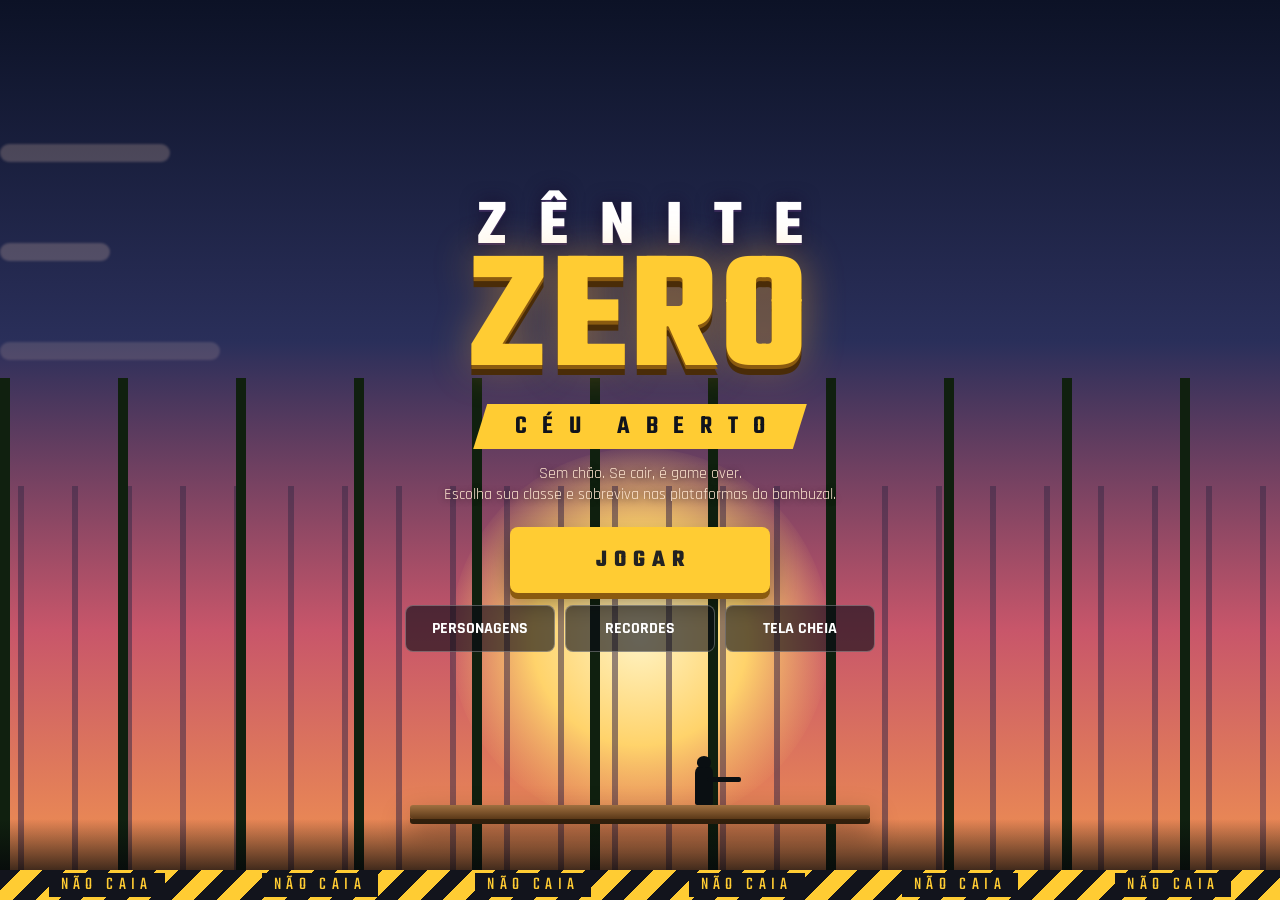
<file: index.html>
<!DOCTYPE html>
<html lang="pt-BR">
<head>
<meta charset="UTF-8">
<meta name="viewport" content="width=device-width, initial-scale=1, maximum-scale=1, user-scalable=no, viewport-fit=cover">
<meta name="apple-mobile-web-app-capable" content="yes">
<meta name="mobile-web-app-capable" content="yes">
<title>Zênite Zero — Céu Aberto</title>
<link rel="preconnect" href="https://fonts.googleapis.com">
<link rel="preconnect" href="https://fonts.gstatic.com" crossorigin>
<link href="https://fonts.googleapis.com/css2?family=Rajdhani:wght@500;600;700&family=Teko:wght@500;600;700&display=swap" rel="stylesheet">
<link rel="stylesheet" href="style.css">
</head>
<body>
<div id="wrap">
  <canvas id="game" width="960" height="540"></canvas>

  <!-- Aviso: gire o celular -->
  <div id="rotateHint" aria-hidden="true">
    <div class="rotIcon">📱</div>
    <p>Gire o celular para jogar na horizontal</p>
  </div>

  <!-- Controles virtuais (mobile) -->
  <div id="mobileControls" class="hidden" aria-hidden="true">
    <div class="mcLeft">
      <div id="mcStick"><div id="mcKnob"></div></div>
    </div>
    <button type="button" class="mcBtn mcPause" id="mcPause">❚❚</button>
    <div class="mcRight">
      <button type="button" class="mcBtn mcSmall mcQ" id="mcQ">Q</button>
      <button type="button" class="mcBtn mcSmall mcE" id="mcE">E</button>
      <button type="button" class="mcBtn mcSmall mcF" id="mcF">F</button>
      <button type="button" class="mcBtn mcJump" data-key=" " id="mcJump">▲</button>
      <button type="button" class="mcBtn mcFire" id="mcFire">🔥</button>
    </div>
  </div>

  <!-- Tela inicial -->
  <div id="titleScreen">
    <div class="scene" aria-hidden="true">
      <div class="sun"></div>
      <div class="cloud c1"></div><div class="cloud c2"></div><div class="cloud c3"></div>
      <div class="bamboo far"></div>
      <div class="bamboo near"></div>
      <div class="deck"><div class="soldier"></div></div>
      <div class="void"></div>
    </div>
    <div class="titleContent">
      <h1 class="logo"><span class="l1">ZÊNITE</span><span class="l2">ZERO</span></h1>
      <div class="banner">CÉU ABERTO</div>
      <p class="tagline">Sem chão. Se cair, é game over.<br>Escolha sua classe e sobreviva nas plataformas do bambuzal.</p>
      <div class="titleBtns">
        <button class="btnPrimary btnPlay" id="btnPlay">JOGAR</button>
        <div class="btnRow">
          <a class="btnSecondary btnLink" href="personagens.html">PERSONAGENS</a>
          <button class="btnSecondary" id="btnRecords">RECORDES</button>
          <button class="btnSecondary" id="btnFullscreen">TELA CHEIA</button>
        </div>
      </div>
    </div>
    <div class="hazard" aria-hidden="true"><span>NÃO CAIA</span><span>NÃO CAIA</span><span>NÃO CAIA</span><span>NÃO CAIA</span><span>NÃO CAIA</span><span>NÃO CAIA</span></div>
  </div>

  <!-- Escolha de classe (mais limpa) -->
  <div id="menu" class="hidden">
    <h1>ESCOLHA SUA CLASSE</h1>
    <p class="sub">Cada classe tem 2 armas, um recurso (E) e uma habilidade especial (F).</p>
    <div id="classGrid"></div>
    <button class="btnSecondary backBtn" id="btnBackTitle">← Voltar</button>
  </div>

  <!-- Escolha de mapa -->
  <div id="mapSelect" class="hidden">
    <h1>ESCOLHA O MAPA</h1>
    <p class="sub">Três cenários no mesmo estilo — sem chão. Se cair, é game over.</p>
    <div id="mapGrid"></div>
    <button class="btnSecondary backBtn" id="btnBackClass">← Voltar</button>
  </div>

  <div id="gameover" class="hidden">
    <h1 id="gameoverTitle">VOCÊ CAIU EM COMBATE</h1>
    <p id="finalScore"></p>
    <button class="btnPrimary" id="restartBtn">Jogar novamente</button>
  </div>

  <div id="pauseOverlay" class="hidden">
    <h2>PAUSADO</h2>
    <p>ESC — continuar</p>
    <p>M — mudo</p>
    <div class="pauseBtns">
      <button class="btnContinue" id="pauseContinue">Continuar</button>
      <button class="btnMenu" id="pauseMenu">Voltar ao Menu</button>
    </div>
  </div>

  <!-- Recordes -->
  <div id="recordsOverlay" class="hidden">
    <h2>🏆 RECORDES</h2>
    <div id="recordsBody"></div>
    <button class="btnSecondary" id="btnCloseRecords">← Voltar</button>
  </div>

  <!-- Tutorial no início da partida -->
  <div id="tutorialOverlay" class="hidden">
    <div class="tutBox">
      <h2>COMO JOGAR</h2>
      <p class="tutDesktop"><b>A / D</b> — mover &nbsp;·&nbsp; <b>W / Espaço</b> — pular</p>
      <p class="tutDesktop"><b>S</b> — agachar &nbsp;·&nbsp; <b>Mouse</b> — mirar e atirar</p>
      <p class="tutDesktop"><b>Q</b> — trocar arma &nbsp;·&nbsp; <b>E</b> — recurso da classe</p>
      <p class="tutDesktop"><b>F</b> — habilidade especial &nbsp;·&nbsp; <b>ESC</b> — pausar &nbsp;·&nbsp; <b>M</b> — mudo</p>
      <p class="tutMobile"><b>◀ ▶</b> — mover &nbsp;·&nbsp; <b>▲</b> pular &nbsp;·&nbsp; <b>▼</b> agachar</p>
      <p class="tutMobile"><b>🔥</b> — atirar &nbsp;·&nbsp; toque na tela para <b>mirar</b></p>
      <p class="tutMobile"><b>Q</b> arma &nbsp;·&nbsp; <b>E</b> recurso &nbsp;·&nbsp; <b>F</b> especial &nbsp;·&nbsp; <b>❚❚</b> pausa</p>
      <p class="tutWarn">⚠️ Não caia das plataformas — sem chão, é game over!</p>
      <button class="btnPrimary" id="btnTutorialOk">ENTENDI — JOGAR</button>
    </div>
  </div>

  <!-- Loja entre ondas -->
  <div id="shopOverlay" class="hidden">
    <h2 id="shopWaveTitle">ONDA 2</h2>
    <p id="shopStats" style="color:#9aa;margin:4px 0 14px;font-size:14px;"></p>
    <div id="shopMoney" style="color:#ffcc33;font-size:22px;font-weight:700;margin-bottom:16px;">$0</div>
    <div id="shopItems" style="display:flex;flex-direction:column;gap:10px;min-width:280px;max-width:360px;"></div>
    <button class="btnPrimary" id="btnShopContinue" style="margin-top:18px;">CONTINUAR</button>
  </div>
</div>
<script src="game.js"></script>
</body>
</html>
</file>
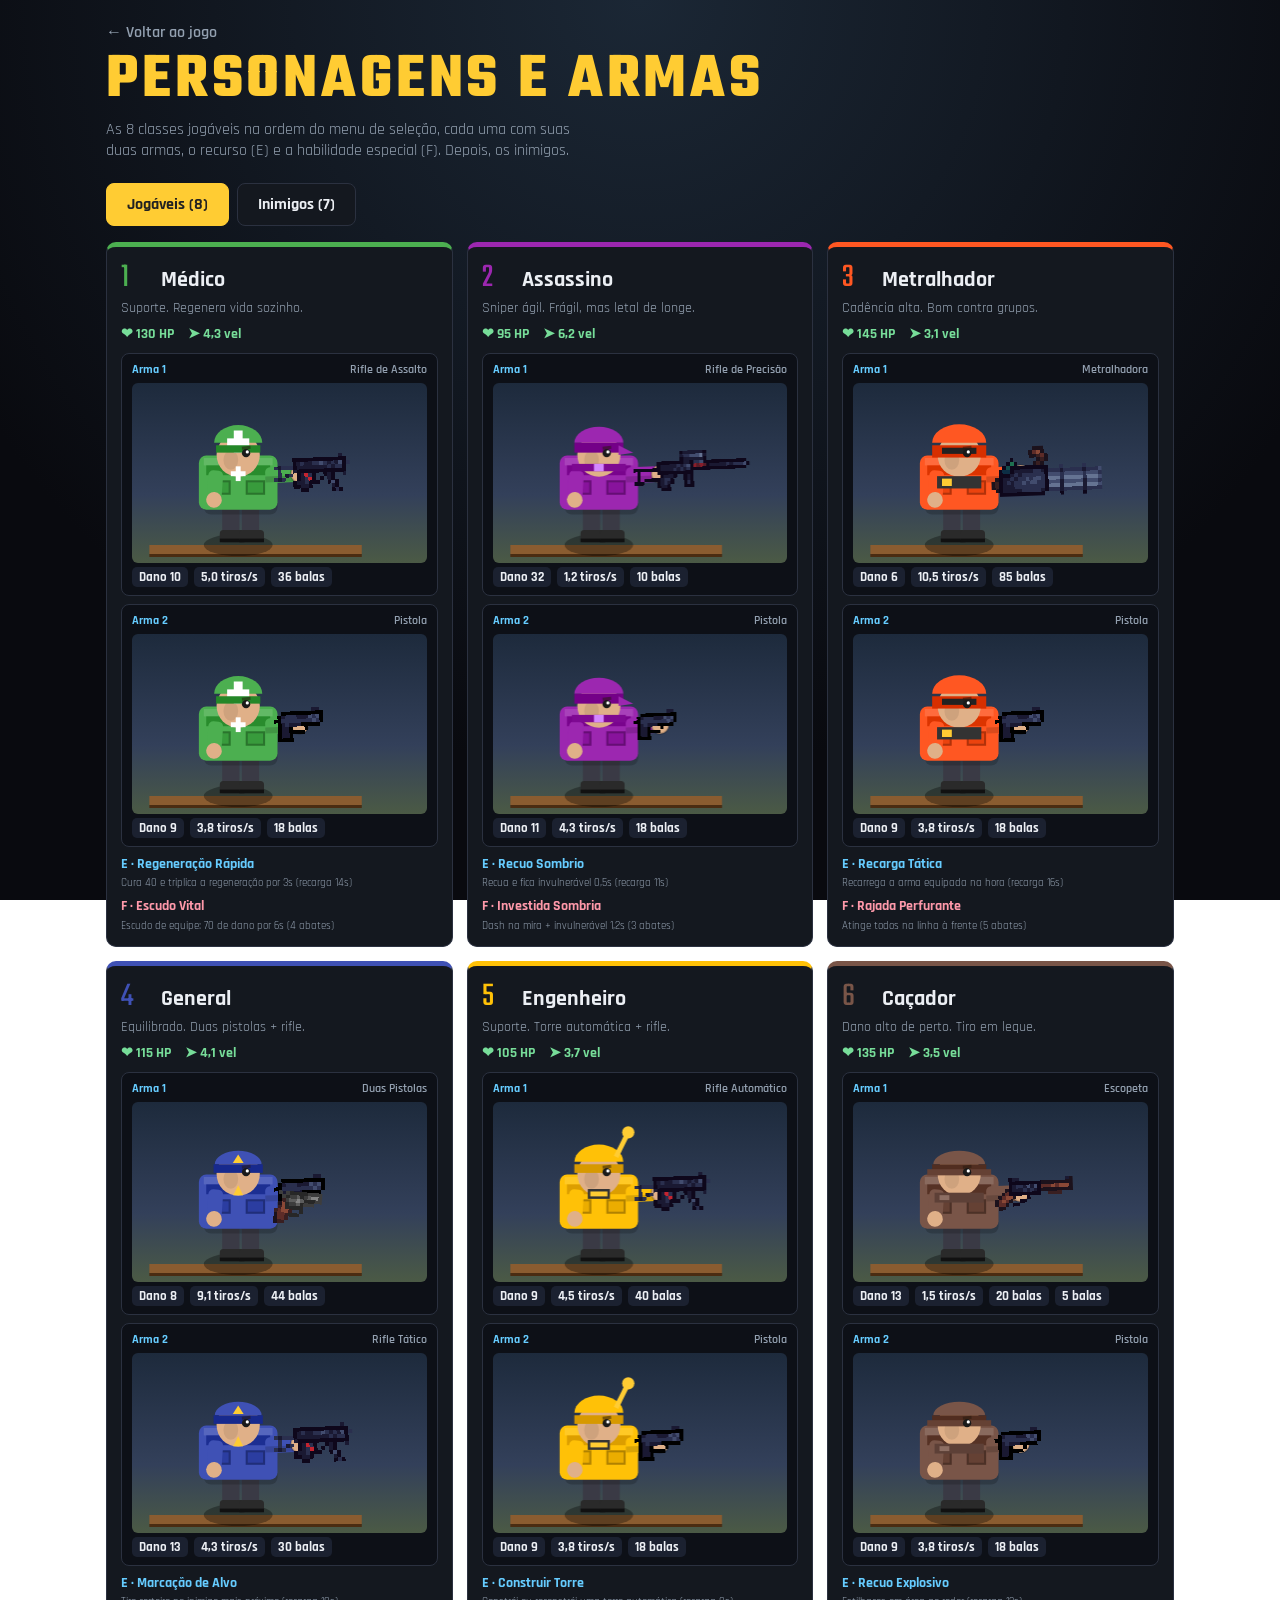
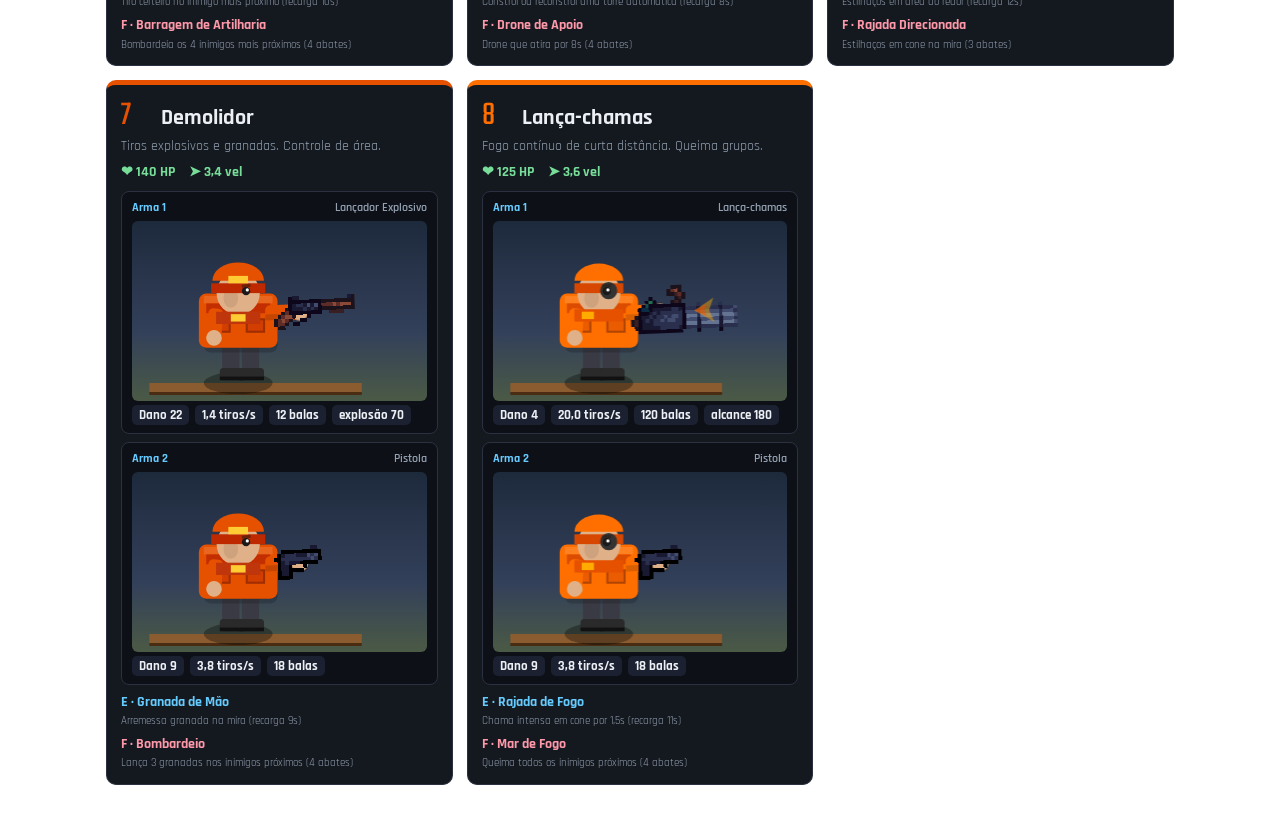
<file: personagens.html>
<!DOCTYPE html>
<html lang="pt-BR">
<head>
<meta charset="UTF-8">
<meta name="viewport" content="width=device-width, initial-scale=1, viewport-fit=cover">
<title>Personagens e Armas — Strike Force: Céu Aberto</title>
<link href="https://fonts.googleapis.com/css2?family=Rajdhani:wght@500;600;700&family=Teko:wght@500;600;700&display=swap" rel="stylesheet">
<style>
:root{--bg:#090a0f;--panel:#14181f;--line:#2b3140;--gold:#ffcc33;--txt:#eceff4;--mut:#93a0b0;--blue:#6cf;--pink:#f9a}
*{box-sizing:border-box}
body{margin:0;background:radial-gradient(circle at 50% 0,#1b2735,var(--bg) 70%) fixed;color:var(--txt);font-family:'Rajdhani',Arial,sans-serif;font-size:16px;padding:env(safe-area-inset-top) env(safe-area-inset-right) 40px env(safe-area-inset-left)}
header{max-width:1100px;margin:0 auto;padding:22px 16px 6px}
.back{color:var(--mut);text-decoration:none;font-weight:600}
.back:hover{color:var(--gold)}
h1{font-family:'Teko',sans-serif;font-size:clamp(38px,8vw,64px);margin:6px 0 0;color:var(--gold);letter-spacing:.06em;line-height:1}
header p{margin:6px 0 0;color:var(--mut);max-width:60ch}
.tabs{max-width:1100px;margin:16px auto 0;padding:0 16px;display:flex;gap:8px}
.tabs button{font:inherit;font-weight:700;padding:10px 20px;border-radius:8px;border:1px solid var(--line);background:var(--panel);color:var(--txt);cursor:pointer}
.tabs button[aria-pressed=true]{background:var(--gold);color:#222;border-color:var(--gold)}
main{max-width:1100px;margin:16px auto 0;padding:0 16px;display:grid;grid-template-columns:repeat(auto-fill,minmax(310px,1fr));gap:14px}
.card{background:var(--panel);border:1px solid var(--line);border-top:5px solid var(--c);border-radius:10px;padding:14px 14px 12px}
.head{display:flex;align-items:baseline;gap:10px}
.n{font-family:'Teko',sans-serif;font-size:34px;color:var(--c);line-height:1;min-width:30px}
.card h2{margin:0;font-size:22px;line-height:1.1}
.desc{margin:4px 0 8px;color:var(--mut);font-size:14px}
.stats{display:flex;gap:14px;font-weight:700;font-size:14px;color:#7d9;margin-bottom:10px}
.w{background:#0d1017;border:1px solid var(--line);border-radius:8px;padding:8px 10px;margin-top:8px}
.wt{display:flex;justify-content:space-between;gap:8px;font-size:12px;color:var(--mut);font-weight:600}
.wt b{color:var(--blue)}
.stage{display:block;width:100%;height:180px;margin:6px 0 4px;border-radius:6px;background:linear-gradient(180deg,#1d2a3c 0%,#33405a 62%,#4b5a45 100%)}
.chips{display:flex;flex-wrap:wrap;gap:6px;margin-top:2px}
.chips span{font-size:12.5px;font-weight:700;background:#1b2130;border-radius:5px;padding:2px 7px}
.sk{margin-top:8px;font-size:13.5px;line-height:1.35}
.sk i{font-style:normal;font-weight:700}
.sk .e i{color:var(--blue)} .sk .f i{color:var(--pink)}
.sk small{color:var(--mut)}
[hidden]{display:none!important}
</style>
</head>
<body>
<header>
  <a class="back" href="index.html">← Voltar ao jogo</a>
  <h1>PERSONAGENS E ARMAS</h1>
  <p>As 8 classes jogáveis na ordem do menu de seleção, cada uma com suas duas armas, o recurso (E) e a habilidade especial (F). Depois, os inimigos.</p>
</header>
<div class="tabs">
  <button data-t="p" aria-pressed="true">Jogáveis (8)</button>
  <button data-t="e" aria-pressed="false">Inimigos (7)</button>
</div>
<main id="list"></main>

<script>
// ===== motor de desenho: copiado do game.js (mesmo visual do jogo) =====
let ctx = null;
const WEAPON_SHEETS = {
  minigun:   { src: 'minigun.png',   frames: 6, w: 174, h: 13 },
  pistol:    { src: 'pistol.png',    frames: 6, w: 90,  h: 12 },
  revolver:  { src: 'revolver.png',  frames: 6, w: 84,  h: 12 },
  shotgun:   { src: 'shotgun.png',   frames: 6, w: 138, h: 15 },
  sniper:    { src: 'sniper.png',    frames: 6, w: 216, h: 14 },
  subfusile: { src: 'subfusile.png', frames: 6, w: 126, h: 13 },
  uzi:       { src: 'uzi.png',       frames: 6, w: 96,  h: 14 },
  shot:      { src: 'shot.png',      frames: 6, w: 50,  h: 11 },
};
const CLASS_WEAPON_SPRITE = {
  medico:      { primary: 'subfusile', secondary: 'pistol',    scale: 1.55 },
  assassino:   { primary: 'sniper',    secondary: 'pistol',    scale: 1.35 },
  metralhador: { primary: 'minigun',   secondary: 'pistol',    scale: 1.55 },
  general:     { primary: 'pistol',    secondary: 'subfusile', scale: 1.6 },
  engenheiro:  { primary: 'subfusile', secondary: 'pistol',    scale: 1.55 },
  cacador:     { primary: 'shotgun',   secondary: 'pistol',    scale: 1.45 },
  demolidor:   { primary: 'shotgun',   secondary: 'pistol',    scale: 1.5 },
  lancachamas: { primary: 'minigun',   secondary: 'pistol',    scale: 1.5 },
  soldado:     { primary: 'subfusile', scale: 1.5 },
  sniper:      { primary: 'sniper',    scale: 1.35 },
  pesado:      { primary: 'minigun',   scale: 1.55 },
  batedor:     { primary: 'uzi',       scale: 1.6 },
  grenadeiro:  { primary: 'subfusile', scale: 1.5 },
  miniboss:    { primary: 'minigun',   scale: 1.55 },
  boss:        { primary: 'minigun',   scale: 1.7 },
};
function resolveWeaponSprite(clsKey, weaponSlot){
  const map = CLASS_WEAPON_SPRITE[clsKey];
  if (!map) return { key: 'subfusile', scale: 1.5 };
  if (weaponSlot === 'secondary' && map.secondary) return { key: map.secondary, scale: map.scale };
  return { key: map.primary, scale: map.scale };
}
function shadeColor(hex, percent){
  // simples darken/lighten
  const num = parseInt(hex.replace('#',''), 16);
  let r = (num >> 16) + percent;
  let g = ((num >> 8) & 0x00FF) + percent;
  let b = (num & 0x0000FF) + percent;
  r = Math.max(0, Math.min(255, r));
  g = Math.max(0, Math.min(255, g));
  b = Math.max(0, Math.min(255, b));
  return '#' + (0x1000000 + (r<<16) + (g<<8) + b).toString(16).slice(1);
}
function roundRect(x,y,w,h,r){
  ctx.beginPath();
  ctx.moveTo(x+r,y);
  ctx.arcTo(x+w,y,x+w,y+h,r);
  ctx.arcTo(x+w,y+h,x,y+h,r);
  ctx.arcTo(x,y+h,x,y,r);
  ctx.arcTo(x,y,x+w,y,r);
  ctx.closePath();
  ctx.fill();
}
function drawClassBodyDetails(clsKey, color, isEnemy, flash, crouchMul){
  if (flash || isEnemy) return;
  const dark = shadeColor(color, -30);
  // faixa / insignia única por classe no peito
  if (clsKey === 'medico'){
    ctx.fillStyle = '#fff';
    ctx.fillRect(12, 14, 6, 2);
    ctx.fillRect(14, 12, 2, 6);
  } else if (clsKey === 'assassino'){
    ctx.fillStyle = dark;
    ctx.fillRect(4, 11, 22, 3);
    ctx.fillStyle = '#d488ff';
    ctx.fillRect(13, 11, 4, 3);
  } else if (clsKey === 'metralhador'){
    ctx.fillStyle = '#333';
    ctx.fillRect(6, 16, 18, 5);
    ctx.fillStyle = '#ffcc33';
    ctx.fillRect(8, 17, 4, 3);
  } else if (clsKey === 'general'){
    ctx.fillStyle = '#ffcc33';
    ctx.beginPath();
    ctx.moveTo(15, 12); ctx.lineTo(17, 16); ctx.lineTo(13, 16);
    ctx.closePath(); ctx.fill();
  } else if (clsKey === 'engenheiro'){
    ctx.fillStyle = '#ffcc33';
    ctx.fillRect(11, 14, 8, 3);
    ctx.strokeStyle = '#333'; ctx.lineWidth = 1;
    ctx.strokeRect(11, 14, 8, 3);
  } else if (clsKey === 'cacador'){
    ctx.fillStyle = '#5d4037';
    ctx.fillRect(5, 15, 20, 4);
    ctx.fillStyle = '#8d6e63';
    ctx.fillRect(7, 16, 4, 2);
  } else if (clsKey === 'demolidor'){
    ctx.fillStyle = '#bf360c';
    ctx.fillRect(6, 15, 18, 5);
    ctx.fillStyle = '#ffcc33';
    ctx.fillRect(12, 16, 6, 3);
  } else if (clsKey === 'lancachamas'){
    ctx.fillStyle = '#e65100';
    ctx.fillRect(5, 14, 20, 5);
    ctx.fillStyle = '#ffab00';
    ctx.fillRect(8, 15, 5, 3);
  }
}
function drawHelmet(cx, cy, color, clsKey, isEnemy, isBoss, isMiniBoss, flash){
  const c = flash ? '#eee' : color;
  const dark = flash ? '#ccc' : shadeColor(color, -40);

  if (isBoss){
    ctx.fillStyle = flash ? '#555' : '#1a1a1a';
    ctx.beginPath(); ctx.ellipse(cx, cy+1, 11, 8, 0, Math.PI, 0); ctx.fill();
    ctx.fillStyle = flash ? '#888' : '#333';
    ctx.fillRect(cx-10, cy+1, 20, 5);
    ctx.fillStyle = '#c0392b';
    ctx.fillRect(cx-6, cy+2, 12, 3);
    return;
  }
  if (isMiniBoss){
    ctx.fillStyle = dark;
    ctx.beginPath(); ctx.ellipse(cx, cy+1, 10, 7.5, 0, Math.PI, 0); ctx.fill();
    ctx.fillStyle = '#ffcc33';
    ctx.beginPath(); ctx.arc(cx, cy-2, 2.5, 0, Math.PI*2); ctx.fill();
    return;
  }
  // ---- classes do jogador / aliados ----
  if (clsKey === 'medico'){
    // capacete médico + cruz branca grande
    ctx.fillStyle = c;
    ctx.beginPath(); ctx.ellipse(cx, cy+1, 9.8, 7.2, 0, Math.PI, 0); ctx.fill();
    ctx.fillStyle = '#fff';
    ctx.fillRect(cx-1.8, cy-4, 3.6, 9);
    ctx.fillRect(cx-4.5, cy-0.8, 9, 3.2);
    ctx.fillStyle = dark;
    ctx.fillRect(cx-9, cy+2, 18, 3);
    return;
  }
  if (clsKey === 'assassino'){
    // capuz / boina roxa com sombra
    ctx.fillStyle = c;
    ctx.beginPath(); ctx.ellipse(cx, cy+1, 10, 6.5, 0, Math.PI, 0); ctx.fill();
    ctx.fillStyle = dark;
    ctx.fillRect(cx-10, cy+1, 20, 4);
    // aba lateral
    ctx.fillStyle = c;
    ctx.beginPath();
    ctx.moveTo(cx+8, cy+2); ctx.lineTo(cx+14, cy+5); ctx.lineTo(cx+8, cy+6);
    ctx.closePath(); ctx.fill();
    return;
  }
  if (clsKey === 'metralhador'){
    // capacete pesado largo com viseira
    ctx.fillStyle = c;
    ctx.beginPath(); ctx.ellipse(cx, cy+1, 11, 7.5, 0, Math.PI, 0); ctx.fill();
    ctx.fillStyle = dark;
    ctx.fillRect(cx-11, cy+2, 22, 5);
    ctx.fillStyle = '#222';
    ctx.fillRect(cx-7, cy+3, 14, 2.5);
    return;
  }
  if (clsKey === 'general'){
    // quepe militar com estrela
    ctx.fillStyle = c;
    ctx.beginPath(); ctx.ellipse(cx, cy+2, 9.5, 5.5, 0, Math.PI, 0); ctx.fill();
    ctx.fillStyle = dark;
    ctx.fillRect(cx-10, cy+2, 20, 3.5);
    ctx.fillStyle = '#ffcc33';
    ctx.beginPath();
    ctx.moveTo(cx, cy-2); ctx.lineTo(cx+2.2, cy+1.5); ctx.lineTo(cx-2.2, cy+1.5);
    ctx.closePath(); ctx.fill();
    return;
  }
  if (clsKey === 'engenheiro'){
    // capacete de obra + antena
    ctx.fillStyle = c;
    ctx.beginPath(); ctx.ellipse(cx, cy+1, 10, 7, 0, Math.PI, 0); ctx.fill();
    ctx.fillStyle = dark;
    ctx.fillRect(cx-10, cy+2, 20, 3.5);
    ctx.strokeStyle = '#ffcc33'; ctx.lineWidth = 2;
    ctx.beginPath(); ctx.moveTo(cx+7, cy-1); ctx.lineTo(cx+12, cy-11); ctx.stroke();
    ctx.fillStyle = '#ffcc33';
    ctx.beginPath(); ctx.arc(cx+12, cy-11, 2.5, 0, Math.PI*2); ctx.fill();
    return;
  }
  if (clsKey === 'cacador'){
    // chapéu de caçador com aba larga
    ctx.fillStyle = c;
    ctx.beginPath(); ctx.ellipse(cx, cy+2, 10.5, 5.5, 0, Math.PI, 0); ctx.fill();
    ctx.fillStyle = dark;
    ctx.fillRect(cx-11, cy+2, 22, 3);
    ctx.fillStyle = shadeColor(color, -20);
    ctx.fillRect(cx-13, cy+4, 26, 2.5);
    return;
  }
  if (clsKey === 'demolidor'){
    // capacete reforçado laranja
    ctx.fillStyle = c;
    ctx.beginPath(); ctx.ellipse(cx, cy+1, 10.5, 7.5, 0, Math.PI, 0); ctx.fill();
    ctx.fillStyle = dark;
    ctx.fillRect(cx-11, cy+2, 22, 4);
    ctx.fillStyle = '#ffcc33';
    ctx.fillRect(cx-4, cy-1, 8, 3);
    return;
  }
  if (clsKey === 'lancachamas'){
    // máscara / capacete com respirador
    ctx.fillStyle = c;
    ctx.beginPath(); ctx.ellipse(cx, cy+1, 10, 7, 0, Math.PI, 0); ctx.fill();
    ctx.fillStyle = dark;
    ctx.fillRect(cx-10, cy+2, 20, 4);
    ctx.fillStyle = '#333';
    ctx.beginPath(); ctx.arc(cx+4, cy+5, 3.5, 0, Math.PI*2); ctx.fill();
    return;
  }
  // inimigos
  if (clsKey === 'sniper'){
    ctx.fillStyle = c;
    ctx.beginPath(); ctx.ellipse(cx, cy+2, 9, 5, 0, Math.PI, 0); ctx.fill();
    ctx.fillStyle = dark;
    ctx.fillRect(cx-9, cy+1, 18, 3);
    return;
  }
  if (clsKey === 'pesado'){
    ctx.fillStyle = c;
    ctx.beginPath(); ctx.ellipse(cx, cy+1, 10.5, 7, 0, Math.PI, 0); ctx.fill();
    ctx.fillStyle = dark;
    ctx.fillRect(cx-10, cy+2, 20, 4);
    return;
  }
  if (clsKey === 'grenadeiro'){
    ctx.fillStyle = c;
    ctx.beginPath(); ctx.ellipse(cx, cy+2, 9, 6, 0, Math.PI, 0); ctx.fill();
    ctx.strokeStyle = '#222'; ctx.lineWidth = 1.5;
    ctx.beginPath(); ctx.arc(cx+3, cy+5, 3, 0, Math.PI*2); ctx.stroke();
    return;
  }
  if (clsKey === 'batedor'){
    ctx.fillStyle = c;
    ctx.beginPath(); ctx.ellipse(cx, cy+2, 9, 5.5, 0, Math.PI, 0); ctx.fill();
    ctx.fillStyle = dark;
    ctx.fillRect(cx-9, cy+2, 18, 3);
    return;
  }
  // padrão soldado
  ctx.fillStyle = c;
  ctx.beginPath(); ctx.ellipse(cx, cy+1, 9.5, 7, 0, Math.PI, 0); ctx.fill();
  ctx.fillStyle = dark;
  ctx.fillRect(cx-9, cy+2, 18, 3.5);
}
function drawWeaponSpriteSheet(key, frame, drawX, drawY, scale){
  const sheet = WEAPON_SHEETS[key];
  const img = weaponImages[key];
  if (!sheet || !img || !img.complete || !img.naturalWidth) return false;
  const fw = Math.floor(sheet.w / sheet.frames);
  const fh = sheet.h;
  const fr = Math.max(0, Math.min(sheet.frames - 1, frame|0));
  const sx = fr * fw;
  const dw = fw * scale;
  const dh = fh * scale;
  const prevSmooth = ctx.imageSmoothingEnabled;
  ctx.imageSmoothingEnabled = false;
  ctx.drawImage(img, sx, 0, fw, fh, drawX, drawY - dh * 0.55, dw, dh);
  ctx.imageSmoothingEnabled = prevSmooth;
  return true;
}
function drawWeapon(x, y, clsKey, isEnemy, weaponSlot, firing){
  ctx.save();
  ctx.translate(x, y);

  const slot = weaponSlot || 'primary';
  const resolved = resolveWeaponSprite(clsKey, slot);
  const key = resolved.key;
  const scale = resolved.scale || 1.5;

  let frame = 0;
  if (firing) frame = 1 + (Math.floor(performance.now() / 40) % 2);

  const drawn = drawWeaponSpriteSheet(key, frame, 2, 0, scale);

  if (drawn && clsKey === 'general' && slot === 'primary'){
    ctx.save();
    ctx.translate(2, 5);
    ctx.rotate(0.12);
    drawWeaponSpriteSheet('revolver', frame, 0, 0, scale * 0.92);
    ctx.restore();
  }

  if (!drawn){
    ctx.fillStyle = isEnemy ? '#2c2c2c' : '#1a1a1a';
    ctx.fillRect(0, -2.5, 20, 5);
    ctx.fillStyle = '#111';
    ctx.fillRect(16, -3.5, 8, 7);
  }

  if (clsKey === 'lancachamas' && slot === 'primary'){
    const t = performance.now();
    const flicker = 0.7 + Math.sin(t / 30) * 0.3;
    ctx.globalAlpha = flicker;
    ctx.fillStyle = '#ffab00';
    ctx.beginPath();
    ctx.moveTo(28, 0); ctx.lineTo(36, -5); ctx.lineTo(34, 0); ctx.lineTo(36, 5);
    ctx.closePath(); ctx.fill();
    ctx.fillStyle = '#ff4400';
    ctx.beginPath();
    ctx.moveTo(28, 0); ctx.lineTo(33, -2.5); ctx.lineTo(32, 0); ctx.lineTo(33, 2.5);
    ctx.closePath(); ctx.fill();
    ctx.globalAlpha = 1;
  }

  ctx.restore();
}
function drawSoldierSprite(ox, oy, opts){
  const {
    color = '#4CAF50',
    facing = 1,
    crouch = false,
    climbing = false,
    hitFlash = 0,
    invuln = false,
    isEnemy = false,
    clsKey = '',
    weaponAng = 0,
    scale = 1,
    isBoss = false,
    isMiniBoss = false,
    moving = false,
    onGround = true,
    weaponSlot = 'primary',
    firing = false,
  } = opts;

  const t = performance.now();
  const s = scale;
  const flash = hitFlash > 0;
  const bodyCol = flash ? '#ffffff' : color;
  const darkCol = flash ? '#dddddd' : shadeColor(color, -35);
  const skinCol = flash ? '#fff' : '#e0b088';
  const bootCol = flash ? '#ccc' : (isEnemy ? '#1a1208' : '#2a2a2a');
  const pantCol = flash ? '#bbb' : (isEnemy ? '#3d2a1a' : '#3a3a45');

  // sombra (encolhe no ar)
  {
    const shadowScale = onGround && !climbing ? 1 : 0.45;
    ctx.save();
    ctx.globalAlpha = onGround && !climbing ? 0.32 : 0.12;
    ctx.fillStyle = '#000';
    ctx.beginPath();
    ctx.ellipse(ox, oy + 44 * s, 14 * s * shadowScale, 4.5 * s * shadowScale, 0, 0, Math.PI*2);
    ctx.fill();
    ctx.restore();
  }

  ctx.save();
  ctx.translate(ox, oy);
  ctx.scale(facing < 0 ? -s : s, s);
  ctx.translate(-15, 0);

  let alpha = 1;
  if (invuln) alpha = 0.55 + Math.sin(t/60)*0.25;
  if (flash) alpha = 0.45 + Math.sin(t/28)*0.45;
  ctx.globalAlpha = alpha;

  const crouchMul = crouch ? 0.72 : 1;
  // idle breathe + walk bob + jump tuck
  const idleBob = (!moving && onGround && !climbing) ? Math.sin(t / 320) * 0.8 : 0;
  const walkPhase = (moving && onGround && !climbing) ? t / 78 : 0;
  const walk = Math.sin(walkPhase);
  const walkBob = (moving && onGround && !climbing) ? Math.abs(Math.sin(walkPhase)) * 1.6 : 0;
  const inAir = !onGround && !climbing;
  const bodyYOff = idleBob - walkBob + (inAir ? -2 : 0) + (crouch ? 2 : 0);

  const bodyH = 22 * crouchMul;
  const legBase = 28 * crouchMul;

  // --- pernas com rotação (bem mais legível) ---
  const legAngL = inAir ? 0.55 : (climbing ? Math.sin(t/120)*0.35 : walk * 0.55);
  const legAngR = inAir ? -0.45 : (climbing ? -Math.sin(t/120)*0.35 : -walk * 0.55);

  function drawLeg(hipX, hipY, ang){
    ctx.save();
    ctx.translate(hipX, hipY);
    ctx.rotate(ang);
    // calça
    ctx.fillStyle = pantCol;
    roundRect(-3.5, 0, 7, 13, 2);
    // bota
    ctx.fillStyle = bootCol;
    roundRect(-4.5, 11, 10, 5, 1.5);
    // sola
    ctx.fillStyle = shadeColor(bootCol, -25);
    ctx.fillRect(-4.5, 14.5, 10, 1.5);
    ctx.restore();
  }
  drawLeg(12, legBase - 1 + bodyYOff * 0.3, legAngL);
  drawLeg(20, legBase - 1 + bodyYOff * 0.3, legAngR);

  // --- tronco / colete com contorno ---
  ctx.save();
  ctx.translate(0, bodyYOff);
  // sombra interna do corpo
  ctx.fillStyle = 'rgba(0,0,0,0.18)';
  roundRect(1, 10, 30, bodyH, 3);
  ctx.fillStyle = bodyCol;
  roundRect(-1, 8, 32, bodyH, 3);
  // highlight ombro
  ctx.fillStyle = 'rgba(255,255,255,0.12)';
  ctx.fillRect(1, 9, 28, 3);
  // faixa / colete
  ctx.fillStyle = darkCol;
  ctx.fillRect(2, 12, 26, 4);
  // bolsos
  ctx.fillStyle = shadeColor(color, -20);
  ctx.fillRect(4, 18, 8, 6);
  ctx.fillRect(18, 18, 8, 6);
  // costura dos bolsos
  ctx.strokeStyle = 'rgba(0,0,0,0.25)';
  ctx.lineWidth = 0.8;
  ctx.strokeRect(4.5, 18.5, 7, 5);
  ctx.strokeRect(18.5, 18.5, 7, 5);
  ctx.restore();

  // --- braços ---
  const armY = 12 + bodyYOff;
  let localAng = weaponAng;
  localAng = Math.max(-2.35, Math.min(2.35, localAng));
  // recuo leve ao atirar
  const recoil = firing ? -0.12 : 0;

  // braço da arma
  ctx.save();
  ctx.translate(26, armY + 4);
  ctx.rotate(localAng * 0.92 + recoil);
  ctx.fillStyle = bodyCol;
  roundRect(0, -3.2, 14, 6.4, 2);
  ctx.fillStyle = 'rgba(0,0,0,0.15)';
  ctx.fillRect(0, 0.5, 14, 2.5);
  ctx.fillStyle = skinCol;
  ctx.beginPath(); ctx.arc(14, 0, 3.6, 0, Math.PI*2); ctx.fill();
  // luva / contorno da mão
  ctx.strokeStyle = 'rgba(0,0,0,0.2)';
  ctx.lineWidth = 0.8;
  ctx.beginPath(); ctx.arc(14, 0, 3.6, 0, Math.PI*2); ctx.stroke();
  ctx.restore();

  // braço de trás (balança no walk)
  const backArmSwing = (moving && onGround) ? walk * 0.35 : Math.sin(t/400)*0.08;
  ctx.save();
  ctx.translate(5, armY + 2);
  ctx.rotate(0.15 + backArmSwing);
  ctx.fillStyle = bodyCol;
  roundRect(-2, 0, 6, 12, 2);
  ctx.fillStyle = skinCol;
  ctx.beginPath(); ctx.arc(1, 12, 3.2, 0, Math.PI*2); ctx.fill();
  ctx.restore();

  // --- cabeça (com bob) ---
  const headBob = (moving && onGround) ? walk * 0.8 : idleBob * 0.5;
  const headY = (crouch ? 4 : 2) + bodyYOff + headBob;
  // pescoço
  ctx.fillStyle = skinCol;
  ctx.fillRect(13, headY + 10, 5, 4);
  // cabeça
  ctx.fillStyle = skinCol;
  ctx.beginPath(); ctx.arc(15, headY + 6, 8.8, 0, Math.PI*2); ctx.fill();
  // sombra na bochecha
  ctx.fillStyle = 'rgba(0,0,0,0.08)';
  ctx.beginPath(); ctx.ellipse(12, headY + 8, 3, 4, 0, 0, Math.PI*2); ctx.fill();

  drawHelmet(15, headY, color, clsKey, isEnemy, isBoss, isMiniBoss, flash);

  // olho
  if (!flash){
    ctx.fillStyle = '#1a1a1a';
    ctx.beginPath(); ctx.arc(18.2, headY + 5.2, 1.7, 0, Math.PI*2); ctx.fill();
    ctx.fillStyle = '#fff';
    ctx.beginPath(); ctx.arc(18.7, headY + 4.7, 0.65, 0, Math.PI*2); ctx.fill();
    // sobrancelha
    ctx.strokeStyle = 'rgba(40,25,15,0.55)';
    ctx.lineWidth = 1.2;
    ctx.beginPath();
    ctx.moveTo(16.5, headY + 3.2);
    ctx.lineTo(20, headY + 2.8);
    ctx.stroke();
  }

  drawClassBodyDetails(clsKey, color, isEnemy, flash, crouchMul);

  // --- arma ---
  ctx.save();
  ctx.translate(26, armY + 4);
  ctx.rotate(localAng + recoil);
  drawWeapon(0, 0, clsKey, isEnemy, weaponSlot, firing);
  ctx.restore();

  // detalhes extras por classe (inimigo)
  if (isEnemy && clsKey === 'grenadeiro'){
    // granada na cintura
    ctx.fillStyle = '#2c3e50';
    ctx.beginPath(); ctx.arc(6, 24, 4, 0, Math.PI*2); ctx.fill();
    ctx.fillStyle = '#e74c3c';
    ctx.fillRect(4, 20, 4, 3);
  }
  if (isEnemy && (isBoss || isMiniBoss)){
    // ombreiras
    ctx.fillStyle = darkCol;
    ctx.fillRect(-4, 10, 8, 6);
    ctx.fillRect(26, 10, 8, 6);
  }

  ctx.globalAlpha = 1;
  ctx.restore();
}
const weaponImages = {};
for (const k of Object.keys(WEAPON_SHEETS)){ const im = new Image(); im.src = WEAPON_SHEETS[k].src; weaponImages[k] = im; }

// ===== dados =====
// jogáveis: [chave, nome, cor, HP, vel, descrição, arma1, arma2, E, F]
// arma: [nome, dano, cadência(ms), munição, extra]
const P=[
["medico","Médico","#4CAF50",130,4.3,"Suporte. Regenera vida sozinho.",
 ["Rifle de Assalto",10,200,36,""],["Pistola",9,260,18,""],
 ["Regeneração Rápida","Cura 40 e triplica a regeneração por 3s (recarga 14s)"],["Escudo Vital","Escudo de equipe: 70 de dano por 6s (4 abates)"]],
["assassino","Assassino","#9C27B0",95,6.2,"Sniper ágil. Frágil, mas letal de longe.",
 ["Rifle de Precisão",32,850,10,""],["Pistola",11,230,18,""],
 ["Recuo Sombrio","Recua e fica invulnerável 0,5s (recarga 11s)"],["Investida Sombria","Dash na mira + invulnerável 1,2s (3 abates)"]],
["metralhador","Metralhador","#FF5722",145,3.1,"Cadência alta. Bom contra grupos.",
 ["Metralhadora",6,95,85,""],["Pistola",9,260,18,""],
 ["Recarga Tática","Recarrega a arma equipada na hora (recarga 16s)"],["Rajada Perfurante","Atinge todos na linha à frente (5 abates)"]],
["general","General","#3F51B5",115,4.1,"Equilibrado. Duas pistolas + rifle.",
 ["Duas Pistolas",8,110,44,""],["Rifle Tático",13,230,30,""],
 ["Marcação de Alvo","Tiro certeiro no inimigo mais próximo (recarga 10s)"],["Barragem de Artilharia","Bombardeia os 4 inimigos mais próximos (4 abates)"]],
["engenheiro","Engenheiro","#FFC107",105,3.7,"Suporte. Torre automática + rifle.",
 ["Rifle Automático",9,220,40,""],["Pistola",9,260,18,""],
 ["Construir Torre","Constrói ou reconstrói uma torre automática (recarga 8s)"],["Drone de Apoio","Drone que atira por 8s (4 abates)"]],
["cacador","Caçador","#795548",135,3.5,"Dano alto de perto. Tiro em leque.",
 ["Escopeta",13,650,20,"5 balas"],["Pistola",9,260,18,""],
 ["Recuo Explosivo","Estilhaços em área ao redor (recarga 12s)"],["Rajada Direcionada","Estilhaços em cone na mira (3 abates)"]],
["demolidor","Demolidor","#E65100",140,3.4,"Tiros explosivos e granadas. Controle de área.",
 ["Lançador Explosivo",22,700,12,"explosão 70"],["Pistola",9,260,18,""],
 ["Granada de Mão","Arremessa granada na mira (recarga 9s)"],["Bombardeio","Lança 3 granadas nos inimigos próximos (4 abates)"]],
["lancachamas","Lança-chamas","#FF6F00",125,3.6,"Fogo contínuo de curta distância. Queima grupos.",
 ["Lança-chamas",4,50,120,"alcance 180"],["Pistola",9,260,18,""],
 ["Rajada de Fogo","Chama intensa em cone por 1,5s (recarga 11s)"],["Mar de Fogo","Queima todos os inimigos próximos (4 abates)"]]
];
// inimigos: [chave, nome, cor, arma, vida×, cadência, dano×, alcance, habilidade]
const E=[
["soldado","Soldado","#c0392b","Rifle","1,3×",620,"1,0×",460,"Rajada Tática"],
["sniper","Sniper","#2c3e50","Rifle de precisão","1,0×",1250,"2,3×",650,"Tiro Certeiro"],
["pesado","Pesado","#6d4c30","Metralhadora pesada","2,7×",180,"0,55×",400,"Investida Brutal"],
["batedor","Batedor","#8e44ad","Uzi","0,95×",460,"0,85×",420,"Investida Veloz"],
["grenadeiro","Grenadeiro","#27ae60","Rifle","1,4×",900,"1,1×",380,"Granada"],
["miniboss","Oficial de Elite","#8e0000","Metralhadora pesada","4,5×",280,"1,4×",520,"Barragem de Elite"],
["boss","Comandante Supremo","#1a1a1a","Metralhadora pesada","chefe",200,"1,0×",600,"Barragem Devastadora"]
];

// ===== cartões =====
const fmt=n=>n.toFixed(1).replace('.',',');
const stage=(o)=>`<canvas class="stage" data-o='${JSON.stringify(o)}'></canvas>`;
const wb=(label,a,o)=>`<div class="w"><div class="wt"><b>${label}</b><span>${a[0]}</span></div>${stage(o)}
 <div class="chips"><span>Dano ${a[1]}</span><span>${fmt(1000/a[2])} tiros/s</span><span>${a[3]} balas</span>${a[4]?`<span>${a[4]}</span>`:''}</div></div>`;
const pc=(c,i)=>`<article class="card" style="--c:${c[2]}"><div class="head"><div class="n">${i+1}</div><h2>${c[1]}</h2></div>
 <p class="desc">${c[5]}</p><div class="stats"><span>❤ ${c[3]} HP</span><span>➤ ${fmt(c[4])} vel</span></div>
 ${wb('Arma 1',c[6],{k:c[0],c:c[2],w:'primary',i:i})}${wb('Arma 2',c[7],{k:c[0],c:c[2],w:'secondary',i:i})}
 <div class="sk"><div class="e"><i>E · ${c[8][0]}</i><br><small>${c[8][1]}</small></div><div class="f" style="margin-top:6px"><i>F · ${c[9][0]}</i><br><small>${c[9][1]}</small></div></div></article>`;
const ec=(c,i)=>`<article class="card" style="--c:${c[2]==='#1a1a1a'?'#888':c[2]}"><div class="head"><div class="n">${i+1}</div><h2>${c[1]}</h2></div>
 <div class="w"><div class="wt"><b>Arma</b><span>${c[3]}</span></div>${stage({k:c[0],c:c[2],w:'primary',e:1,i:i})}
 <div class="chips"><span>Vida ${c[4]}</span><span>${fmt(1000/c[5])} tiros/s</span><span>Dano ${c[6]}</span><span>Alcance ${c[7]}</span></div></div>
 <div class="sk"><div class="f"><i>Habilidade · ${c[8]}</i></div></div></article>`;

const list=document.getElementById('list');
let stages=[];
function show(t){
  list.innerHTML=t==='p'?P.map(pc).join(''):E.map(ec).join('');
  document.querySelectorAll('.tabs button').forEach(b=>b.setAttribute('aria-pressed',b.dataset.t===t));
  stages=[...list.querySelectorAll('canvas.stage')].map(cv=>({cv,o:JSON.parse(cv.dataset.o),w:0,h:0}));
  sizeAll();
  if(still) frame(0);
}
function sizeAll(){
  const dpr=Math.min(window.devicePixelRatio||1,2);
  for(const s of stages){
    const w=s.cv.clientWidth,h=s.cv.clientHeight;
    if(w&&(s.w!==w||s.h!==h)){s.w=w;s.h=h;s.cv.width=w*dpr;s.cv.height=h*dpr;s.dpr=dpr;}
  }
}
const still=matchMedia('(prefers-reduced-motion: reduce)').matches;
function frame(now){
  for(const s of stages){
    if(!s.w) continue;
    const g=s.cv.getContext('2d'); ctx=g;
    g.setTransform(s.dpr,0,0,s.dpr,0,0);
    g.clearRect(0,0,s.w,s.h);
    const o=s.o, boss=o.k==='boss', mini=o.k==='miniboss';
    const base=(boss?1.6:mini?1.9:2.5)*Math.min(1,s.w/300);
    const sc=base*(boss?1.55:mini?1.2:1); // escala base × escala do jogo
    const bodyH=44*sc, ground=s.h-18, oy=ground-bodyH, ox=s.w*0.36;
    // plataforma de madeira (mesmo clima do jogo)
    g.fillStyle='#8a5c30'; g.fillRect(ox-70*Math.min(1,s.w/300)-20,ground,s.w*0.72,9);
    g.fillStyle='#4a2c12'; g.fillRect(ox-70*Math.min(1,s.w/300)-20,ground+9,s.w*0.72,3);
    const phase=(now+o.i*370)%1500;
    drawSoldierSprite(ox,oy,{
      color:o.c, facing:1, crouch:false, isEnemy:!!o.e, clsKey:o.k,
      weaponAng:-0.04, scale:sc, isBoss:boss, isMiniBoss:mini,
      moving:false, onGround:true, weaponSlot:o.w,
      firing: !still && phase<130
    });
  }
  if(!still) requestAnimationFrame(frame);
}
document.querySelectorAll('.tabs button').forEach(b=>b.onclick=()=>show(b.dataset.t));
addEventListener('resize',()=>{sizeAll(); if(still) frame(0);});
show('p');
requestAnimationFrame(frame);
</script>
</body>
</html>
</file>
<file: style.css>
* { box-sizing: border-box; }
  html, body {
    margin: 0; padding: 0; width: 100%; height: 100%;
    background: #090a0f;
    font-family: 'Rajdhani', 'Rajdhani', Arial, sans-serif;
    color: #eee;
    overflow: hidden;
  }
  #wrap {
    position: relative;
    width: 100vw; height: 100vh; height: 100dvh;
    display: flex; align-items: center; justify-content: center;
    background: radial-gradient(circle at 50% 20%, #1b2735, #090a0f 80%);
  }
  canvas {
    display: block;
    background: #7fb06b;
    /* image-rendering removed for smoother HUD text */
    cursor: crosshair;
  }
  /* ---- overlays comuns ---- */
  #titleScreen, #menu, #mapSelect, #gameover, #pauseOverlay, #recordsOverlay, #tutorialOverlay {
    position: absolute; inset: 0;
    background: rgba(8,10,16,0.96);
    display: flex; flex-direction: column; align-items: center; justify-content: center;
    text-align: center; z-index: 10;
    overflow-y: auto; padding: 24px 16px;
    justify-content: safe center;
  }
  #mapSelect h1 {
    font-family: 'Teko', 'Rajdhani', sans-serif;
    font-size: clamp(28px, 4vw, 40px);
    margin: 0 0 4px; letter-spacing: 3px; font-weight: 600;
    color: #ffcc33;
  }
  #mapSelect .sub { color: #8a9; margin: 0 0 18px; font-size: 13px; max-width: 560px; }
  #mapGrid {
    display: grid; grid-template-columns: repeat(3, 1fr); gap: 14px;
    width: 100%; max-width: 860px;
  }
  @media (max-width: 700px) { #mapGrid { grid-template-columns: 1fr; } }
  .mapCard {
    background: #14181f; border: 2px solid #333; border-radius: 10px;
    padding: 16px 14px; cursor: pointer; text-align: left;
    transition: transform .12s, border-color .12s, background .12s;
  }
  .mapCard:hover { transform: translateY(-3px); border-color: #ffcc33; background: #1a2030; }
  .mapCard .mapPreview {
    height: 110px; border-radius: 8px; margin-bottom: 10px;
    position: relative; overflow: hidden;
    background: linear-gradient(180deg, #a9cf94 0%, #7fb06b 40%, #4f7a45 100%);
    box-shadow: inset 0 -16px 28px rgba(0,0,0,0.35), inset 0 2px 8px rgba(255,255,255,0.08);
  }
  /* Bambuzal: céu claro + bambus densos + plataforma de madeira */
  .mapCard.bambuzal .mapPreview {
    background:
      linear-gradient(180deg, rgba(210,230,160,0.95) 0%, transparent 30%),
      linear-gradient(180deg, #d0e8a8 0%, #9ecf68 40%, #5a8a40 75%, #2e5a28 100%);
  }
  .mapCard.bambuzal .mapPreview::before {
    content: '';
    position: absolute; left: 4%; bottom: 16%; width: 5px; height: 62%;
    background: linear-gradient(90deg, #4a7a28, #6a9a40);
    border-radius: 2px;
    box-shadow:
      12px -6px 0 #5a8a32, 24px 2px 0 #4e7a2a, 36px -10px 0 #6a9a38,
      48px 4px 0 #457028, 60px -4px 0 #5c8830, 72px 0 0 #50802c,
      84px -8px 0 #5a8a30, 96px 3px 0 #4a7028, 108px -2px 0 #5e8c34,
      120px 6px 0 #457028, 132px -5px 0 #568230;
  }
  .mapCard.bambuzal .mapPreview::after {
    content: '';
    position: absolute; left: 10%; right: 10%; bottom: 12%; height: 12px;
    background: linear-gradient(180deg, #a07040, #6a4020);
    border-radius: 2px;
    box-shadow: 0 3px 0 #4a2c12, 0 -2px 0 rgba(255,220,160,0.2);
  }
  /* Ruínas: céu dourado + pilares de pedra + plataforma */
  .mapCard.ruinas .mapPreview {
    background:
      linear-gradient(180deg, rgba(240,230,200,0.7) 0%, transparent 40%),
      linear-gradient(180deg, #e8dcc0 0%, #c4b08a 45%, #7a6a48 80%, #4a4030 100%);
  }
  .mapCard.ruinas .mapPreview::before {
    content: '';
    position: absolute; left: 12%; bottom: 14%; width: 13px; height: 62%;
    background: linear-gradient(90deg, #5a4a30, #7a6a50);
    border-radius: 1px;
    box-shadow:
      22px -4px 0 #6a5a40, 44px 2px 0 #5a4a32, 66px -8px 0 #7a6a48,
      88px 0 0 #5a4a30, 110px -3px 0 #6a5a38, 132px 4px 0 #5a4a28;
  }
  .mapCard.ruinas .mapPreview::after {
    content: '';
    position: absolute; left: 8%; right: 8%; bottom: 12%; height: 11px;
    background: linear-gradient(180deg, #9a8a68, #6a5a40);
    border-radius: 1px;
    box-shadow: 0 -10px 0 3px #6a5a40, 0 2px 0 #4a3a28;
  }
  /* Floresta Negra: céu noturno + pinheiros grandes + madeira escura */
  .mapCard.canopy .mapPreview {
    background:
      radial-gradient(ellipse at 75% 18%, rgba(220,210,160,0.25) 0%, transparent 35%),
      linear-gradient(180deg, #060e1a 0%, #0e1c28 30%, #0c1a14 65%, #08120c 100%);
  }
  .mapCard.canopy .mapPreview::before {
    content: '';
    position: absolute; left: 2%; bottom: 8%; width: 0; height: 0;
    border-left: 18px solid transparent; border-right: 18px solid transparent;
    border-bottom: 58px solid #0a1c12;
    filter: drop-shadow(28px -2px 0 #081610) drop-shadow(56px 4px 0 #0c2214)
            drop-shadow(84px -6px 0 #0a1810) drop-shadow(112px 2px 0 #0e2416)
            drop-shadow(140px -4px 0 #08140e) drop-shadow(168px 6px 0 #0a1a10);
  }
  .mapCard.canopy .mapPreview::after {
    content: '';
    position: absolute; left: 10%; right: 10%; bottom: 10%; height: 11px;
    background: linear-gradient(180deg, #3a2c1c, #1a120c);
    border-radius: 2px;
    box-shadow: 0 2px 0 #0c0804, 0 -3px 0 rgba(100,80,50,0.15),
                inset 0 1px 0 rgba(140,110,70,0.15);
  }
  .mapCard h3 { margin: 0 0 4px; font-size: 17px; color: #fff; }
  .mapCard p { margin: 0; font-size: 12px; color: #9aa; line-height: 1.35; }
  #mapSelect .backBtn { margin-top: 20px; }
  #tutorialOverlay { z-index: 30; background: rgba(8,10,16,0.88); }
  #recordsOverlay { z-index: 25; }
  .hidden { display: none !important; }

  #recordsOverlay h2 {
    font-family: 'Teko', sans-serif; color: #ffcc33; font-size: 42px;
    margin: 0 0 18px; letter-spacing: 3px;
  }
  #recordsBody {
    background: #14181f; border: 1px solid #333; border-radius: 12px;
    padding: 20px 28px; min-width: 280px; max-width: 420px;
    text-align: left; line-height: 1.7; font-size: 15px; color: #ccc;
  }
  #recordsBody b { color: #ffcc33; }
  #recordsBody .recRow { display: flex; justify-content: space-between; gap: 16px; margin: 6px 0; }
  #recordsBody .recLabel { color: #9aa; }
  #recordsOverlay button { margin-top: 22px; }

  #tutorialOverlay .tutBox {
    background: #14181f; border: 2px solid #445; border-radius: 14px;
    padding: 28px 32px; max-width: 520px;
  }
  #tutorialOverlay h2 {
    font-family: 'Teko', sans-serif; color: #ffcc33; font-size: 36px;
    margin: 0 0 16px; letter-spacing: 2px;
  }
  #tutorialOverlay p { margin: 8px 0; font-size: 15px; color: #eee; }
  #tutorialOverlay p b { color: #ffcc33; }
  #tutorialOverlay .tutWarn { color: #ff8888; margin-top: 14px; font-weight: 600; }
  #tutorialOverlay button {
    margin-top: 18px;
    padding: 12px 36px; font-size: 16px; font-weight: bold;
    border: none; border-radius: 8px; cursor: pointer;
    min-width: 200px;
  }

  .btnPrimary { background: #ffcc33; color: #222; }
.btnPrimary:hover { background: #ffe08a; }
.btnSecondary { background: #2a3040; color: #ddd; border: 1px solid #445; }
.btnSecondary:hover { background: #3a4050; }
#hint { font-size: 11px; color: #667; margin-top: 14px; max-width: 640px; line-height: 1.45; }

/* ---- tela inicial: pôr do sol no bambuzal, vazio embaixo ---- */
#titleScreen {
  background: linear-gradient(180deg, #0c1226 0%, #2a2f5a 38%, #c8566a 70%, #f59a4d 100%);
  overflow: hidden; padding: 0;
  justify-content: flex-start;
}
#titleScreen .scene { position: absolute; inset: 0; pointer-events: none; }
.sun {
  position: absolute; left: 50%; bottom: 8%; width: min(46vw, 380px); aspect-ratio: 1;
  transform: translateX(-50%); border-radius: 50%;
  background: radial-gradient(circle, #fff3c4 0%, #ffd36b 40%, rgba(255,160,80,0) 72%);
}
.cloud {
  position: absolute; height: 18px; border-radius: 20px;
  background: rgba(255,214,190,0.22); filter: blur(1px);
  animation: drift linear infinite;
}
.cloud.c1 { top: 16%; width: 170px; animation-duration: 70s; }
.cloud.c2 { top: 27%; width: 110px; animation-duration: 95s; animation-delay: -30s; }
.cloud.c3 { top: 38%; width: 220px; animation-duration: 120s; animation-delay: -70s; opacity: .7; }
@keyframes drift { from { left: -240px; } to { left: 105%; } }
.bamboo {
  position: absolute; left: 0; right: 0; bottom: 0;
  background-repeat: repeat-x;
}
.bamboo.far {
  height: 46%; opacity: .55;
  background-image: repeating-linear-gradient(90deg, #3b2a46 0 6px, transparent 6px 54px);
  background-position: 18px 0;
}
.bamboo.near {
  height: 58%;
  background-image:
    repeating-linear-gradient(90deg, #10200f 0 10px, transparent 10px 118px),
    repeating-linear-gradient(0deg, transparent 0 62px, #1d3a18 62px 66px);
  -webkit-mask-image: repeating-linear-gradient(90deg, #000 0 10px, transparent 10px 118px);
  mask-image: repeating-linear-gradient(90deg, #000 0 10px, transparent 10px 118px);
}
.deck {
  position: absolute; left: 50%; bottom: 9%; width: min(60vw, 460px); height: 14px;
  transform: translateX(-50%); border-radius: 3px;
  background: linear-gradient(180deg, #a07040, #5a3818);
  box-shadow: 0 5px 0 #33200c, 0 14px 30px rgba(0,0,0,.45);
  animation: bob 5s ease-in-out infinite;
}
@keyframes bob { 50% { transform: translateX(-50%) translateY(-6px); } }
.soldier {
  position: absolute; left: 62%; bottom: 14px; width: 18px; height: 40px;
  background: #0a0f12; border-radius: 8px 8px 2px 2px;
}
.soldier::before { content: ''; position: absolute; top: -9px; left: 2px; width: 14px; height: 12px; background: #0a0f12; border-radius: 50% 50% 40% 40%; }
.soldier::after { content: ''; position: absolute; top: 12px; left: 12px; width: 34px; height: 5px; background: #0a0f12; border-radius: 2px; }
.void { position: absolute; left: 0; right: 0; bottom: 0; height: 9%; background: linear-gradient(180deg, transparent, #05060a 85%); }

.titleContent {
  position: relative; z-index: 2; margin: auto; padding: 24px 16px 70px;
  display: flex; flex-direction: column; align-items: center;
}
.logo { margin: 0; line-height: .82; font-family: 'Teko', sans-serif; font-weight: 700; display: flex; flex-direction: column; align-items: center; }
.logo .l1 { font-size: clamp(34px, 7vw, 64px); letter-spacing: .5em; margin-right: -.5em; color: #fff; text-shadow: 0 2px 0 #3a2a5a, 0 0 18px rgba(20,10,40,.8); }
.logo .l2 {
  font-size: clamp(76px, 20vw, 170px); letter-spacing: .02em; color: #ffcc33;
  text-shadow: 0 4px 0 #8a5a10, 0 10px 0 #4a2c08, 0 0 40px rgba(255,170,40,.45);
}
.banner {
  margin: 10px 0 14px; padding: 4px 26px; font-family: 'Teko', sans-serif; font-weight: 600;
  font-size: clamp(18px, 3.4vw, 26px); letter-spacing: .6em; text-indent: .6em;
  color: #10131c; background: #ffcc33; clip-path: polygon(14px 0, 100% 0, calc(100% - 14px) 100%, 0 100%);
}
#titleScreen .tagline { color: #ffe6d0; font-size: clamp(13px, 2.2vw, 16px); margin: 0 0 22px; max-width: 460px; text-shadow: 0 1px 6px rgba(0,0,0,.6); }
#titleScreen .titleBtns { display: flex; flex-direction: column; gap: 12px; align-items: center; }
.btnRow { display: flex; gap: 10px; flex-wrap: wrap; justify-content: center; }
#titleScreen button, #titleScreen .btnLink, #menu .backBtn, #gameover button {
  padding: 12px 26px; font-size: 16px; font-weight: bold; font-family: inherit;
  border: none; border-radius: 8px; cursor: pointer; min-width: 150px;
  text-decoration: none; display: inline-block;
}
#titleScreen .btnPlay { min-width: 260px; padding: 16px 40px; font-size: 24px; font-family: 'Teko', sans-serif; letter-spacing: .3em; text-indent: .3em; box-shadow: 0 6px 0 #8a5a10, 0 10px 24px rgba(0,0,0,.4); animation: pulse 2.4s ease-in-out infinite; }
#titleScreen .btnPlay:active { transform: translateY(4px); box-shadow: 0 2px 0 #8a5a10; }
@keyframes pulse { 50% { box-shadow: 0 6px 0 #8a5a10, 0 0 34px rgba(255,204,51,.7); } }
#titleScreen .btnSecondary { background: rgba(10,12,22,.62); color: #fff; border: 1px solid rgba(255,255,255,.28); }
.hazard {
  position: absolute; left: 0; right: 0; bottom: 0; z-index: 3; height: 30px; overflow: hidden;
  display: flex; align-items: center; justify-content: space-around;
  background: repeating-linear-gradient(-45deg, #ffcc33 0 16px, #12141c 16px 32px);
}
.hazard span { background: #12141c; color: #ffcc33; padding: 0 12px; font-family: 'Teko', sans-serif; font-size: 18px; letter-spacing: .3em; line-height: 24px; }
@media (prefers-reduced-motion: reduce) { .cloud, .deck, .btnPlay { animation: none !important; } }

/* ---- escolha de classe ---- */
  #menu h1 {
    font-family: 'Teko', 'Rajdhani', sans-serif;
    font-size: clamp(28px, 4vw, 40px);
    margin: 0 0 4px; letter-spacing: 3px; font-weight: 600;
    color: #ffcc33; text-shadow: 0 0 12px rgba(255,204,51,0.5);
  }
  #menu .sub {
    color: #8a9; margin: 0 0 18px; font-size: 13px; max-width: 560px;
  }
  #classGrid {
    display: grid;
    grid-template-columns: repeat(3, 1fr);
    gap: 12px;
    width: 100%; max-width: 860px;
  }
  @media (max-width: 700px) {
    #classGrid { grid-template-columns: repeat(2, 1fr); }
  }
  .classCard {
    background: #14181f; border: 2px solid #333; border-radius: 10px;
    padding: 12px 14px; cursor: pointer;
    transition: transform .12s, border-color .12s, background .12s;
    text-align: left;
  }
  .classCard:hover { transform: translateY(-3px); border-color: #ffcc33; background: #1a2030; }
  .classCard .icon { width: 28px; height: 28px; border-radius: 6px; margin-bottom: 6px; }
  .classCard h3 { margin: 0 0 3px 0; font-size: 17px; font-weight: 700; color: #fff; letter-spacing: 0.5px; }
  .classCard p { margin: 0; font-size: 12px; color: #9aa; line-height: 1.35; }
  .classCard .stats { margin-top: 7px; font-size: 12px; color: #7d9; font-weight: 700; }
  .classCard .row { margin-top: 4px; font-size: 11.5px; line-height: 1.4; }
  .classCard .weapons { color: #6cf; }
  .classCard .active { color: #7cf; }
  .classCard .ability { color: #f9a; }
  .classCard .lbl { opacity: 0.7; font-weight: 600; }
  #menu .backBtn { margin-top: 20px; }
  #hint {
    font-size: 11px; color: #667; margin-top: 14px; max-width: 640px; line-height: 1.45;
  }

  /* ---- game over ---- */
  #gameover h1 { font-family: 'Teko', sans-serif; color: #ff5555; font-size: clamp(28px, 4.5vw, 40px); margin-bottom: 8px; letter-spacing: 2px; }
  #gameover #finalScore { font-size: 16px; color: #ccc; line-height: 1.6; }

  /* ---- pausa ---- */
  #shopOverlay {
    position: absolute; inset: 0; z-index: 22;
    background: rgba(8,10,16,0.96);
    display: flex; flex-direction: column; align-items: center; justify-content: center;
    text-align: center; padding: 24px 16px;
  }
  #shopOverlay h2 {
    font-family: 'Teko', sans-serif; color: #ffcc33; font-size: 40px;
    margin: 0 0 6px; letter-spacing: 3px;
  }
  .shopItem {
    background: #14181f; border: 2px solid #333; border-radius: 10px;
    padding: 12px 16px; display: flex; justify-content: space-between; align-items: center;
    cursor: pointer; transition: border-color .12s, background .12s;
  }
  .shopItem:hover { border-color: #ffcc33; background: #1a2030; }
  .shopItem.disabled { opacity: 0.45; cursor: not-allowed; }
  .shopItem .shopLabel { text-align: left; color: #eee; font-weight: 700; font-size: 15px; }
  .shopItem .shopPrice { color: #ffcc33; font-weight: 700; font-size: 15px; }
  #pauseOverlay { z-index: 20; background: rgba(8,10,16,0.9); }
  #pauseOverlay h2 { font-family: 'Teko', sans-serif; color: #ffcc33; font-size: 42px; margin: 0 0 10px; letter-spacing: 3px; font-weight: 600; }
  #pauseOverlay p { color: #9aa; font-size: 14px; margin: 4px 0; }
  #pauseOverlay .pauseBtns { margin-top: 20px; display: flex; gap: 12px; flex-wrap: wrap; justify-content: center; }
  #pauseOverlay button {
    padding: 11px 26px; font-size: 15px; font-weight: bold;
    border: none; border-radius: 8px; cursor: pointer; min-width: 140px;
  }
  #pauseOverlay .btnContinue { background: #ffcc33; color: #222; }
  #pauseOverlay .btnMenu { background: #2a3040; color: #eee; border: 1px solid #445; }
  #pauseOverlay .btnContinue:hover { background: #ffe08a; }
  #pauseOverlay .btnMenu:hover { background: #3a4050; }


/* ---- mobile / touch ---- */
html, body {
  touch-action: none;
  -webkit-user-select: none;
  user-select: none;
  overscroll-behavior: none;
}
#wrap {
  touch-action: none;
}
canvas {
  touch-action: none;
}

#mobileControls {
  position: absolute; inset: 0; z-index: 8; pointer-events: none;
  display: flex; justify-content: space-between; align-items: flex-end;
  padding: 0 max(14px, env(safe-area-inset-right)) max(14px, env(safe-area-inset-bottom)) max(14px, env(safe-area-inset-left));
}
#mobileControls.hidden { display: none !important; }
.mcLeft { pointer-events: auto; }
#mcStick {
  position: relative; width: 150px; height: 150px; border-radius: 50%;
  background: radial-gradient(circle, rgba(20,24,32,.35) 0%, rgba(20,24,32,.55) 100%);
  border: 2px solid rgba(255,255,255,.22); touch-action: none;
  box-shadow: 0 4px 14px rgba(0,0,0,.35);
}
#mcStick::before, #mcStick::after { content: ''; position: absolute; color: rgba(255,255,255,.35); font-size: 14px; }
#mcStick::before { content: '◀'; left: 12px; top: 50%; transform: translateY(-50%); }
#mcStick::after { content: '▶'; right: 12px; top: 50%; transform: translateY(-50%); }
#mcKnob {
  position: absolute; left: 50%; top: 50%; width: 62px; height: 62px; border-radius: 50%;
  transform: translate(-50%, -50%); pointer-events: none;
  background: rgba(255,255,255,.28); border: 2px solid rgba(255,255,255,.5);
}
#mcStick.active #mcKnob { background: rgba(255,204,51,.55); border-color: #ffcc33; }

.mcRight { pointer-events: auto; position: relative; width: 210px; height: 190px; }
.mcBtn {
  position: absolute; border-radius: 50%; border: 2px solid rgba(255,255,255,.25);
  background: rgba(20,24,32,.55); color: #eee; font-weight: 700; font-family: 'Rajdhani', sans-serif;
  display: flex; align-items: center; justify-content: center;
  -webkit-tap-highlight-color: transparent; user-select: none; touch-action: none;
  box-shadow: 0 4px 12px rgba(0,0,0,.35); padding: 0;
}
.mcBtn:active, .mcBtn.active { background: rgba(255,204,51,.5); border-color: #ffcc33; transform: scale(.93); }
.mcFire { width: 96px; height: 96px; right: 0; bottom: 0; font-size: 36px; background: rgba(180,40,30,.55); border-color: rgba(255,100,80,.6); }
.mcFire:active, .mcFire.active { background: rgba(255,80,60,.75); border-color: #ff6644; }
.mcJump { width: 74px; height: 74px; right: 104px; bottom: 6px; font-size: 26px; }
.mcSmall { width: 48px; height: 48px; font-size: 15px; border-radius: 14px; background: rgba(30,40,55,.62); }
.mcQ { right: 150px; bottom: 90px; }
.mcE { right: 96px; bottom: 112px; }
.mcF { right: 40px; bottom: 112px; }
.mcPause { pointer-events: auto; position: absolute; top: max(10px, env(safe-area-inset-top)); right: max(12px, env(safe-area-inset-right)); width: 40px; height: 40px; font-size: 13px; opacity: .8; }
#mobileControls.hidden { display: none !important; }

#rotateHint {
  position: absolute; inset: 0; z-index: 60; display: none;
  flex-direction: column; align-items: center; justify-content: center; gap: 10px;
  background: rgba(8,10,16,.97); text-align: center; padding: 24px; font-size: 18px; color: #ffcc33;
}
#rotateHint .rotIcon { font-size: 64px; animation: rot 2.4s ease-in-out infinite; }
@keyframes rot { 0%, 20% { transform: rotate(0); } 60%, 100% { transform: rotate(-90deg); } }
body.portrait.playing #rotateHint { display: flex; }
@media (prefers-reduced-motion: reduce) { #rotateHint .rotIcon { animation: none; } }

.tutMobile { display: none; }
.tutDesktop { display: block; }

html, body { -webkit-touch-callout: none; -webkit-tap-highlight-color: transparent; }
.tutMobile { display: none; }
.tutDesktop { display: block; }

@media (max-width: 900px), (pointer: coarse) {
  .tutMobile { display: block; }
  .tutDesktop { display: none; }
  .classCard, .mapCard { padding: 12px; }
  #tutorialOverlay .tutBox { padding: 20px 18px; max-width: 96vw; }
  #shopItems { max-width: 92vw; }
}

/* celular deitado: pouca altura — compacta menus e tela inicial */
@media (max-height: 520px) {
  #menu h1, #mapSelect h1 { font-size: 26px; margin-bottom: 2px; }
  #menu .sub, #mapSelect .sub { margin-bottom: 8px; font-size: 12px; }
  #classGrid { grid-template-columns: repeat(4, 1fr); gap: 8px; }
  #mapGrid { gap: 8px; grid-template-columns: repeat(3, 1fr); }
  .mapCard .mapPreview { height: 60px; }
  .classCard .icon { display: none; }
  .classCard p { display: none; }
  .titleContent { padding: 8px 16px 44px; }
  .logo .l1 { font-size: 24px; } .logo .l2 { font-size: 64px; }
  .banner { margin: 4px 0 8px; font-size: 16px; }
  #titleScreen .tagline { display: none; }
  #titleScreen .btnPlay { padding: 8px 32px; font-size: 20px; min-width: 200px; }
  #titleScreen button, #titleScreen .btnLink { padding: 8px 16px; font-size: 14px; min-width: 0; }
  .hazard { height: 22px; } .hazard span { font-size: 14px; line-height: 18px; }
  .deck, .soldier { display: none; }
  #pauseOverlay h2, #recordsOverlay h2 { font-size: 30px; margin-bottom: 6px; }
  .shopItem { padding: 8px 12px; }
  #shopOverlay h2 { font-size: 28px; }
}
@media (max-height: 400px) {
  #mcStick { width: 120px; height: 120px; } #mcKnob { width: 50px; height: 50px; }
  .mcRight { width: 180px; height: 150px; }
  .mcFire { width: 78px; height: 78px; } .mcJump { width: 60px; height: 60px; right: 86px; }
  .mcSmall { width: 40px; height: 40px; } .mcQ { right: 124px; bottom: 74px; } .mcE { right: 78px; bottom: 90px; } .mcF { right: 32px; bottom: 90px; }
}
</file>
